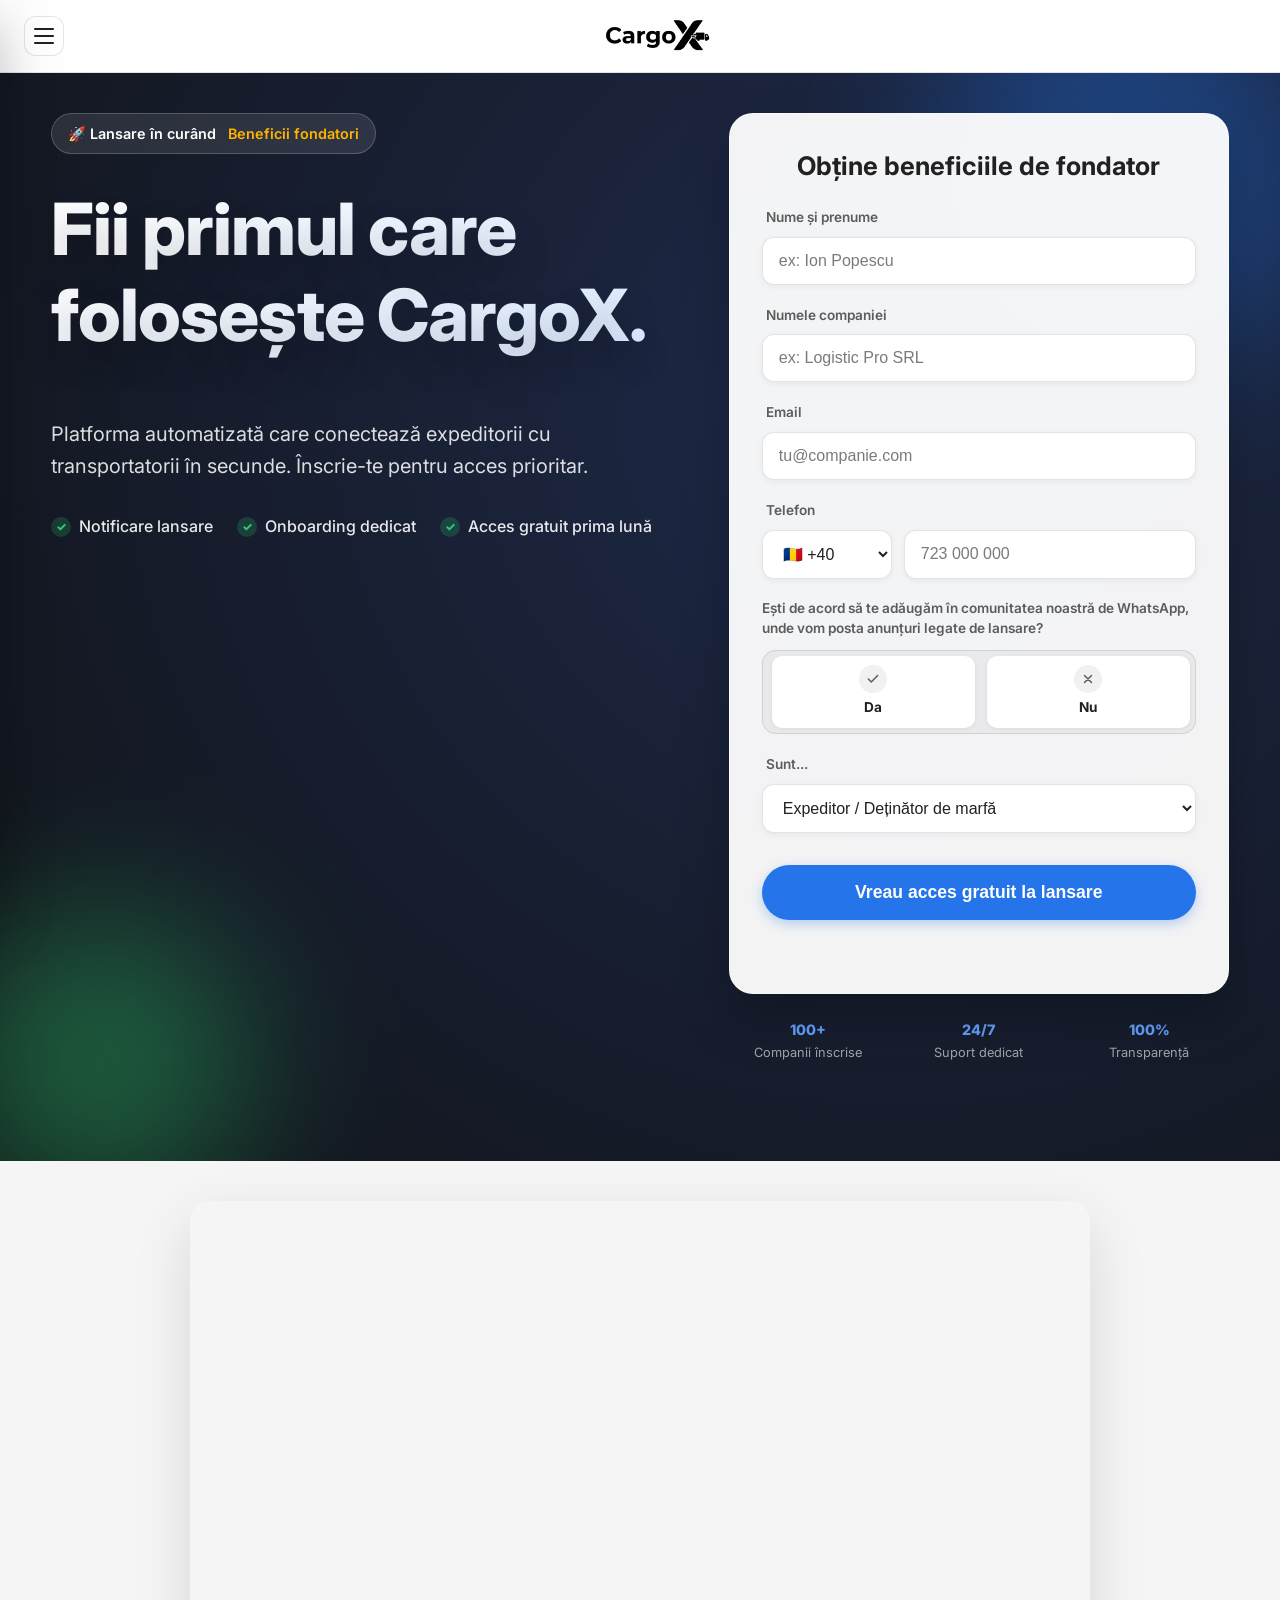
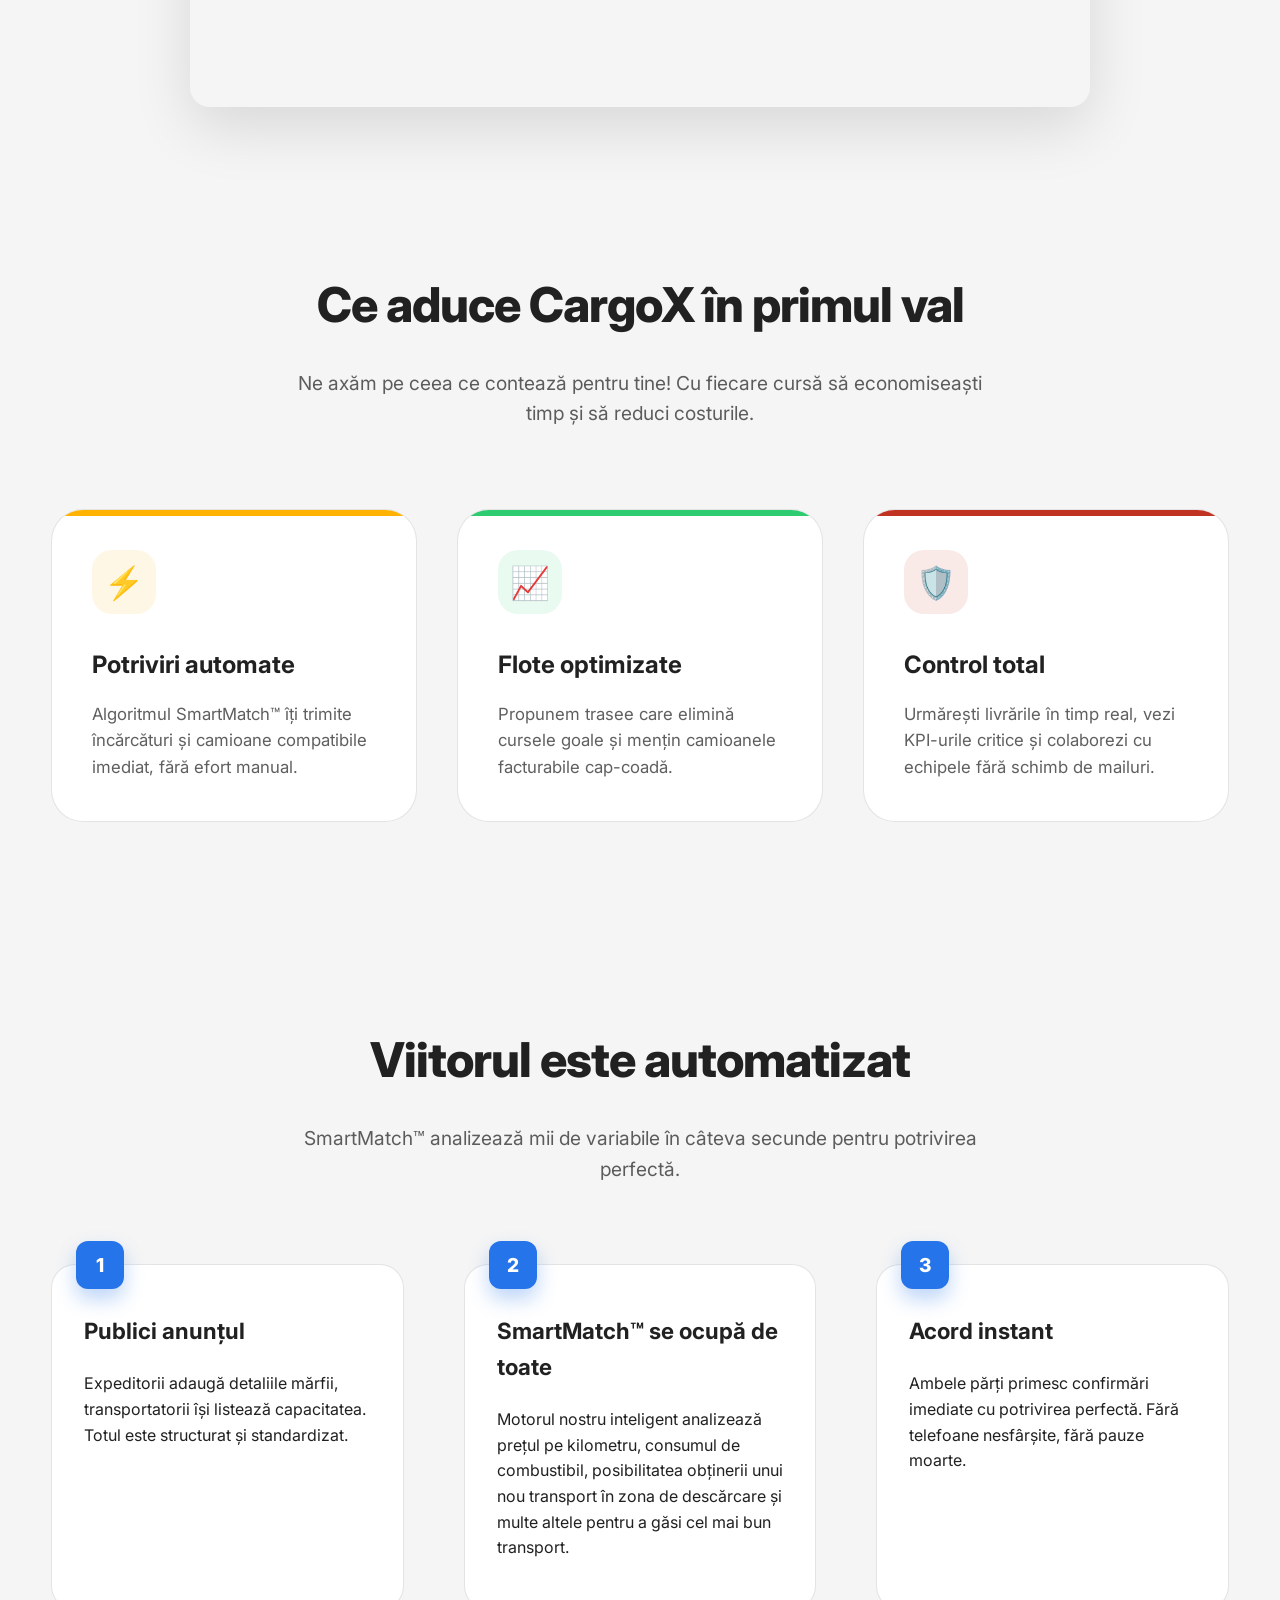
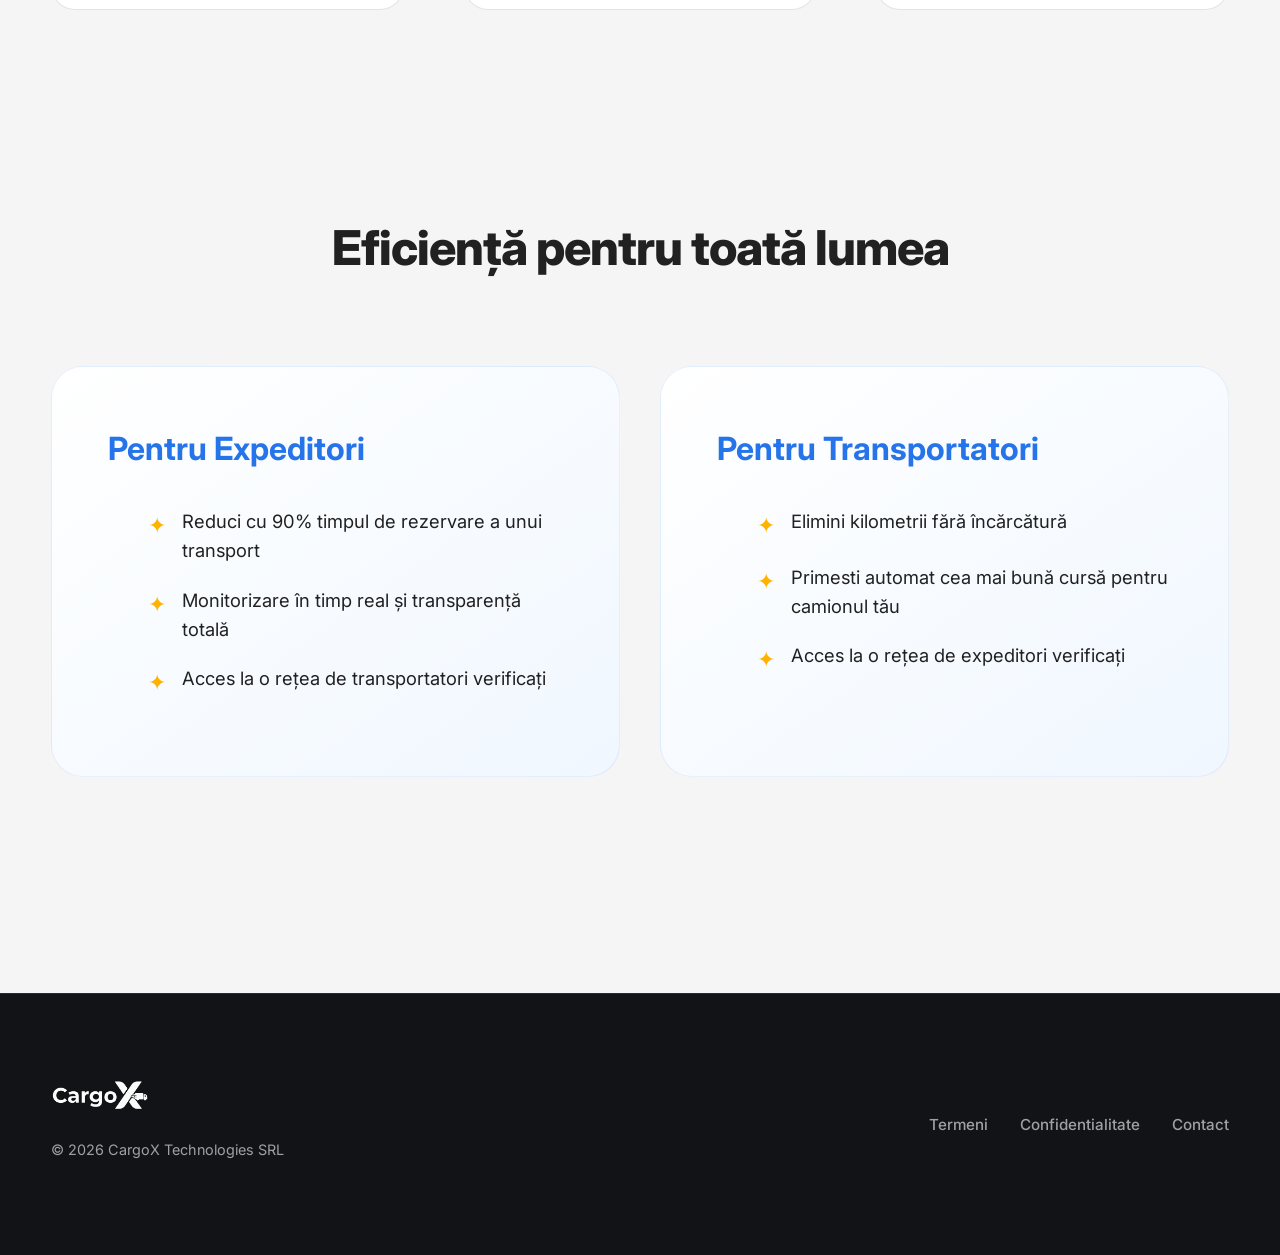
<file: index.html>
<!DOCTYPE html>
<html lang="ro">
<head>
    <meta charset="UTF-8">
    <meta name="viewport" content="width=device-width, initial-scale=1.0">
    <meta name="description" content="CargoX - Platforma automatizată de transport. Algoritmul SmartMatch™ conectează expeditorii cu transportatorii în secunde. Înscrie-te pe lista de lansare.">
    <title>CargoX | Potrivire automată de marfă</title>
    <link rel="preconnect" href="https://fonts.googleapis.com">
    <link rel="preconnect" href="https://fonts.gstatic.com" crossorigin>
    <link href="https://fonts.googleapis.com/css2?family=Inter:wght@400;500;600;700;800&display=swap" rel="stylesheet">
    <link rel="icon" type="image/png" href="X.png">
    <link rel="stylesheet" href="style.css?v=5">
</head>
<body data-theme="light" data-page="landing">
    <header class="site-header">
        <button class="menu-toggle" id="menu-toggle" type="button" aria-label="Deschide meniul" aria-pressed="false">
            <span class="menu-bar"></span>
            <span class="menu-bar"></span>
            <span class="menu-bar"></span>
        </button>
        <a href="index.html#top" class="logo" data-scroll-target="body"><img src="X_negru.png" alt="CargoX" class="logo-img logo-img--light"><img src="X_alb.png" alt="CargoX" class="logo-img logo-img--dark"></a>
    </header>

    <nav class="side-menu" id="side-menu" aria-hidden="true">
        <div class="side-menu-header">
            <a href="index.html#top" class="logo" data-scroll-target="body"><img src="X_negru.png" alt="CargoX" class="logo-img logo-img--light"><img src="X_alb.png" alt="CargoX" class="logo-img logo-img--dark"></a>
            <button class="menu-close" id="menu-close" aria-label="Închide meniul">×</button>
        </div>
        <ul>
            <li><a href="index.html#top" data-scroll-target="#top">Înscrie-te</a></li>
            <li><a href="index.html#how-it-works" data-scroll-target="#how-it-works">Cum funcționează</a></li>
            <li><a href="index.html#benefits" data-scroll-target="#benefits">Beneficii</a></li>
            <li><a href="contact.html">Contact</a></li>
        </ul>
        <div class="side-menu-footer">
            <span class="side-menu-footer-label">Tema</span>
            <button class="theme-toggle" id="theme-toggle" type="button" aria-label="Comută pe modul întunecat" aria-pressed="false">
                <span class="theme-icon theme-icon--light" aria-hidden="true">☀︎</span>
                <span class="theme-icon theme-icon--dark" aria-hidden="true">☾</span>
            </button>
        </div>
    </nav>
    <div class="menu-overlay" id="menu-overlay" aria-hidden="true"></div>

    <main>
        <!-- HERO SECTION -->
        <section class="hero" id="top">
            <div class="hero-container">
                <div class="hero-copy reveal-on-scroll">
                    <div class="hero-badge">
                        <span>🚀 Lansare în curând</span>
                        <span>Beneficii fondatori</span>
                    </div>
                    <div>
                        <h1 class="delay-100 reveal-on-scroll">Fii primul care folosește CargoX.</h1>
                    </div>
                    <p class="hero-lead delay-200 reveal-on-scroll">Platforma automatizată care conectează expeditorii cu transportatorii în secunde. Înscrie-te pentru acces prioritar.</p>
                    <ul class="hero-benefits delay-300 reveal-on-scroll">
                        <li>Notificare lansare</li>
                        <li>Onboarding dedicat</li>
                        <li>Acces gratuit prima lună</li>
                    </ul>
                </div>
                
                <div class="hero-form-wrapper reveal-on-scroll delay-200">
                    <form class="lead-form" id="lead-form" method="post">
                        <h3>Obține beneficiile de fondator</h3>
                        <div class="input-group">
                            <label for="fullname">Nume și prenume</label>
                            <input id="fullname" name="fullname" type="text" placeholder="ex: Ion Popescu" required>
                        </div>
                        <div class="input-group">
                            <label for="company">Numele companiei</label>
                            <input id="company" name="company" type="text" placeholder="ex: Logistic Pro SRL" required>
                        </div>
                        <div class="input-group">
                            <label for="email">Email</label>
                            <input id="email" name="email" type="email" placeholder="tu@companie.com" required>
                        </div>
                        <div class="input-group">
                            <label for="phone">Telefon</label>
                            <div class="phone-fields">
                                <select id="phone-prefix" name="phone-prefix" aria-label="Prefix țară" required>
                                    <option value="+40" selected>🇷🇴 +40</option>
                                    <option value="+355">🇦🇱 +355</option>
                                    <option value="+213">🇩🇿 +213</option>
                                    <option value="+376">🇦🇩 +376</option>
                                    <option value="+244">🇦🇴 +244</option>
                                    <option value="+54">🇦🇷 +54</option>
                                    <option value="+374">🇦🇲 +374</option>
                                    <option value="+61">🇦🇺 +61</option>
                                    <option value="+43">🇦🇹 +43</option>
                                    <option value="+994">🇦🇿 +994</option>
                                    <option value="+973">🇧🇭 +973</option>
                                    <option value="+880">🇧🇩 +880</option>
                                    <option value="+375">🇧🇾 +375</option>
                                    <option value="+32">🇧🇪 +32</option>
                                    <option value="+501">🇧🇿 +501</option>
                                    <option value="+229">🇧🇯 +229</option>
                                    <option value="+975">🇧🇹 +975</option>
                                    <option value="+591">🇧🇴 +591</option>
                                    <option value="+387">🇧🇦 +387</option>
                                    <option value="+267">🇧🇼 +267</option>
                                    <option value="+55">🇧🇷 +55</option>
                                    <option value="+673">🇧🇳 +673</option>
                                    <option value="+359">🇧🇬 +359</option>
                                    <option value="+226">🇧🇫 +226</option>
                                    <option value="+257">🇧🇮 +257</option>
                                    <option value="+855">🇰🇭 +855</option>
                                    <option value="+237">🇨🇲 +237</option>
                                    <option value="+1">🇨🇦 +1</option>
                                    <option value="+238">🇨🇻 +238</option>
                                    <option value="+235">🇹🇩 +235</option>
                                    <option value="+56">🇨🇱 +56</option>
                                    <option value="+86">🇨🇳 +86</option>
                                    <option value="+357">🇨🇾 +357</option>
                                    <option value="+420">🇨🇿 +420</option>
                                    <option value="+57">🇨🇴 +57</option>
                                    <option value="+269">🇰🇲 +269</option>
                                    <option value="+243">🇨🇩 +243</option>
                                    <option value="+242">🇨🇬 +242</option>
                                    <option value="+506">🇨🇷 +506</option>
                                    <option value="+385">🇭🇷 +385</option>
                                    <option value="+53">🇨🇺 +53</option>
                                    <option value="+45">🇩🇰 +45</option>
                                    <option value="+253">🇩🇯 +253</option>
                                    <option value="+20">🇪🇬 +20</option>
                                    <option value="+593">🇪🇨 +593</option>
                                    <option value="+291">🇪🇷 +291</option>
                                    <option value="+372">🇪🇪 +372</option>
                                    <option value="+251">🇪🇹 +251</option>
                                    <option value="+679">🇫🇯 +679</option>
                                    <option value="+358">🇫🇮 +358</option>
                                    <option value="+33">🇫🇷 +33</option>
                                    <option value="+241">🇬🇦 +241</option>
                                    <option value="+220">🇬🇲 +220</option>
                                    <option value="+995">🇬🇪 +995</option>
                                    <option value="+49">🇩🇪 +49</option>
                                    <option value="+233">🇬🇭 +233</option>
                                    <option value="+350">🇬🇮 +350</option>
                                    <option value="+30">🇬🇷 +30</option>
                                    <option value="+502">🇬🇹 +502</option>
                                    <option value="+224">🇬🇳 +224</option>
                                    <option value="+245">🇬🇼 +245</option>
                                    <option value="+592">🇬🇾 +592</option>
                                    <option value="+509">🇭🇹 +509</option>
                                    <option value="+504">🇭🇳 +504</option>
                                    <option value="+852">🇭🇰 +852</option>
                                    <option value="+36">🇭🇺 +36</option>
                                    <option value="+354">🇮🇸 +354</option>
                                    <option value="+91">🇮🇳 +91</option>
                                    <option value="+62">🇮🇩 +62</option>
                                    <option value="+98">🇮🇷 +98</option>
                                    <option value="+964">🇮🇶 +964</option>
                                    <option value="+353">🇮🇪 +353</option>
                                    <option value="+972">🇮🇱 +972</option>
                                    <option value="+39">🇮🇹 +39</option>
                                    <option value="+225">🇨🇮 +225</option>
                                    <option value="+81">🇯🇵 +81</option>
                                    <option value="+962">🇯🇴 +962</option>
                                    <option value="+7">🇰🇿 +7</option>
                                    <option value="+254">🇰🇪 +254</option>
                                    <option value="+686">🇰🇮 +686</option>
                                    <option value="+383">🇽🇰 +383</option>
                                    <option value="+965">🇰🇼 +965</option>
                                    <option value="+996">🇰🇬 +996</option>
                                    <option value="+856">🇱🇦 +856</option>
                                    <option value="+371">🇱🇻 +371</option>
                                    <option value="+961">🇱🇧 +961</option>
                                    <option value="+266">🇱🇸 +266</option>
                                    <option value="+231">🇱🇷 +231</option>
                                    <option value="+218">🇱🇾 +218</option>
                                    <option value="+423">🇱🇮 +423</option>
                                    <option value="+370">🇱🇹 +370</option>
                                    <option value="+352">🇱🇺 +352</option>
                                    <option value="+853">🇲🇴 +853</option>
                                    <option value="+261">🇲🇬 +261</option>
                                    <option value="+265">🇲🇼 +265</option>
                                    <option value="+60">🇲🇾 +60</option>
                                    <option value="+960">🇲🇻 +960</option>
                                    <option value="+223">🇲🇱 +223</option>
                                    <option value="+356">🇲🇹 +356</option>
                                    <option value="+692">🇲🇭 +692</option>
                                    <option value="+596">🇲🇶 +596</option>
                                    <option value="+222">🇲🇷 +222</option>
                                    <option value="+230">🇲🇺 +230</option>
                                    <option value="+52">🇲🇽 +52</option>
                                    <option value="+691">🇫🇲 +691</option>
                                    <option value="+373">🇲🇩 +373</option>
                                    <option value="+377">🇲🇨 +377</option>
                                    <option value="+976">🇲🇳 +976</option>
                                    <option value="+382">🇲🇪 +382</option>
                                    <option value="+212">🇲🇦 +212</option>
                                    <option value="+258">🇲🇿 +258</option>
                                    <option value="+95">🇲🇲 +95</option>
                                    <option value="+264">🇳🇦 +264</option>
                                    <option value="+674">🇳🇷 +674</option>
                                    <option value="+977">🇳🇵 +977</option>
                                    <option value="+31">🇳🇱 +31</option>
                                    <option value="+687">🇳🇨 +687</option>
                                    <option value="+64">🇳🇿 +64</option>
                                    <option value="+505">🇳🇮 +505</option>
                                    <option value="+227">🇳🇪 +227</option>
                                    <option value="+234">🇳🇬 +234</option>
                                    <option value="+683">🇳🇺 +683</option>
                                    <option value="+850">🇰🇵 +850</option>
                                    <option value="+389">🇲🇰 +389</option>
                                    <option value="+47">🇳🇴 +47</option>
                                    <option value="+968">🇴🇲 +968</option>
                                    <option value="+256">🇺🇬 +256</option>
                                    <option value="+998">🇺🇿 +998</option>
                                    <option value="+680">🇵🇼 +680</option>
                                    <option value="+970">🇵🇸 +970</option>
                                    <option value="+507">🇵🇦 +507</option>
                                    <option value="+675">🇵🇬 +675</option>
                                    <option value="+595">🇵🇾 +595</option>
                                    <option value="+51">🇵🇪 +51</option>
                                    <option value="+63">🇵🇭 +63</option>
                                    <option value="+48">🇵🇱 +48</option>
                                    <option value="+351">🇵🇹 +351</option>
                                    <option value="+974">🇶🇦 +974</option>
                                    <option value="+44">🇬🇧 +44</option>
                                    <option value="+250">🇷🇼 +250</option>
                                    <option value="+7">🇷🇺 +7</option>
                                    <option value="+685">🇼🇸 +685</option>
                                    <option value="+378">🇸🇲 +378</option>
                                    <option value="+239">🇸🇹 +239</option>
                                    <option value="+966">🇸🇦 +966</option>
                                    <option value="+221">🇸🇳 +221</option>
                                    <option value="+381">🇷🇸 +381</option>
                                    <option value="+248">🇸🇨 +248</option>
                                    <option value="+232">🇸🇱 +232</option>
                                    <option value="+65">🇸🇬 +65</option>
                                    <option value="+421">🇸🇰 +421</option>
                                    <option value="+386">🇸🇮 +386</option>
                                    <option value="+252">🇸🇴 +252</option>
                                    <option value="+211">🇸🇸 +211</option>
                                    <option value="+27">🇿🇦 +27</option>
                                    <option value="+82">🇰🇷 +82</option>
                                    <option value="+34">🇪🇸 +34</option>
                                    <option value="+94">🇱🇰 +94</option>
                                    <option value="+249">🇸🇩 +249</option>
                                    <option value="+597">🇸🇷 +597</option>
                                    <option value="+268">🇸🇿 +268</option>
                                    <option value="+46">🇸🇪 +46</option>
                                    <option value="+41">🇨🇭 +41</option>
                                    <option value="+963">🇸🇾 +963</option>
                                    <option value="+886">🇹🇼 +886</option>
                                    <option value="+992">🇹🇯 +992</option>
                                    <option value="+255">🇹🇿 +255</option>
                                    <option value="+66">🇹🇭 +66</option>
                                    <option value="+670">🇹🇱 +670</option>
                                    <option value="+228">🇹🇬 +228</option>
                                    <option value="+690">🇹🇰 +690</option>
                                    <option value="+676">🇹🇴 +676</option>
                                    <option value="+1">🇹🇹 +1</option>
                                    <option value="+216">🇹🇳 +216</option>
                                    <option value="+993">🇹🇲 +993</option>
                                    <option value="+688">🇹🇻 +688</option>
                                    <option value="+90">🇹🇷 +90</option>
                                    <option value="+380">🇺🇦 +380</option>
                                    <option value="+971">🇦🇪 +971</option>
                                    <option value="+598">🇺🇾 +598</option>
                                    <option value="+1">🇺🇸 +1</option>
                                    <option value="+678">🇻🇺 +678</option>
                                    <option value="+379">🇻🇦 +379</option>
                                    <option value="+58">🇻🇪 +58</option>
                                    <option value="+84">🇻🇳 +84</option>
                                    <option value="+681">🇼🇫 +681</option>
                                    <option value="+967">🇾🇪 +967</option>
                                    <option value="+260">🇿🇲 +260</option>
                                    <option value="+263">🇿🇼 +263</option>
                                </select>
                                <input id="phone" name="phone" type="tel" placeholder="723 000 000" required>
                            </div>
                        </div>
                        <div class="input-group input-group--whatsapp">
                            <span class="field-label field-label--multiline" id="whatsapp-label">Ești de acord să te adăugăm în comunitatea noastră de WhatsApp, unde vom posta anunțuri legate de lansare?</span>
                            <div class="choice-group" role="radiogroup" aria-labelledby="whatsapp-label">
                                <label class="choice-chip choice-chip--yes">
                                    <input type="radio" name="whatsapp" value="Da" required>
                                    <span class="choice-chip__icon" aria-hidden="true">
                                        <svg width="18" height="18" viewBox="0 0 24 24" fill="none" stroke="currentColor" stroke-width="2.5" stroke-linecap="round" stroke-linejoin="round"><path d="M20 6L9 17l-5-5"/></svg>
                                    </span>
                                    <span class="choice-chip__label">Da</span>
                                </label>
                                <label class="choice-chip choice-chip--no">
                                    <input type="radio" name="whatsapp" value="Nu" required>
                                    <span class="choice-chip__icon" aria-hidden="true">
                                        <svg width="18" height="18" viewBox="0 0 24 24" fill="none" stroke="currentColor" stroke-width="2.5" stroke-linecap="round" stroke-linejoin="round"><path d="M18 6L6 18M6 6l12 12"/></svg>
                                    </span>
                                    <span class="choice-chip__label">Nu</span>
                                </label>
                            </div>
                        </div>
                        <div class="input-group">
                            <label for="role">Sunt...</label>
                            <select id="role" name="role" required>
                                <option value="Shipper">Expeditor / Deținător de marfă</option>
                                <option value="Carrier">Transportator / Companie de transport</option>
                                <option value="Forwarding">Casa de expediții</option>
                            </select>
                        </div>
                        <button type="submit" class="btn primary">Vreau acces gratuit la lansare</button>
                        <p class="form-status" id="lead-status" style="text-align:center; margin:0; font-size:0.9rem; min-height:1.5em;"></p>
                    </form>
                    <div class="subscribe-perks">
                        <div class="perk-item">
                            <span>100+</span>
                            <p>Companii înscrise</p>
                        </div>
                        <div class="perk-item">
                            <span>24/7</span>
                            <p>Suport dedicat</p>
                        </div>
                        <div class="perk-item">
                            <span>100%</span>
                            <p>Transparență</p>
                        </div>
                    </div>
                </div>
            </div>
        </section>

        <!-- VIDEO SECTION – deasupra "Ce aduce CargoX în primul val" -->
        <section class="content-section video-section reveal-on-scroll" id="video">
            <div class="video-wrapper">
                <iframe src="https://www.youtube.com/embed/EW2srHFP4OQ" title="Video CargoX" allow="accelerometer; autoplay; clipboard-write; encrypted-media; gyroscope; picture-in-picture" allowfullscreen></iframe>
            </div>
        </section>

        <!-- PROBLEM SECTION -->
        <section class="content-section problem reveal-on-scroll" id="why-cargox">
            <div class="section-header">
                <h2 class="section-title">Ce aduce CargoX în primul val</h2>
                <p class="section-subtext">Ne axăm pe ceea ce contează pentru tine! Cu fiecare cursă să economiseaști timp și să reduci costurile.</p>
            </div>
            <div class="problem-grid">
                <div class="card reveal-on-scroll delay-100">
                    <div class="icon-box">⚡</div>
                    <h3>Potriviri automate</h3>
                    <p>Algoritmul SmartMatch™ îți trimite încărcături și camioane compatibile imediat, fără efort manual.</p>
                </div>
                <div class="card reveal-on-scroll delay-200">
                    <div class="icon-box">📈</div>
                    <h3>Flote optimizate</h3>
                    <p>Propunem trasee care elimină cursele goale și mențin camioanele facturabile cap-coadă.</p>
                </div>
                <div class="card reveal-on-scroll delay-300">
                    <div class="icon-box">🛡️</div>
                    <h3>Control total</h3>
                    <p>Urmărești livrările în timp real, vezi KPI-urile critice și colaborezi cu echipele fără schimb de mailuri.</p>
                </div>
            </div>
        </section>

        <!-- HOW IT WORKS -->
        <section class="content-section reveal-on-scroll" id="how-it-works">
            <div class="section-header">
                <h2 class="section-title">Viitorul este automatizat</h2>
                <p class="section-subtext">SmartMatch™ analizează mii de variabile în câteva secunde pentru potrivirea perfectă.</p>
            </div>
            <div class="solution-steps">
                <div class="step-card reveal-on-scroll delay-100">
                    <h3>Publici anunțul</h3>
                    <p>Expeditorii adaugă detaliile mărfii, transportatorii își listează capacitatea. Totul este structurat și standardizat.</p>
                </div>
                <div class="step-card reveal-on-scroll delay-200">
                    <h3>SmartMatch™ se ocupă de toate</h3>
                    <p>Motorul nostru inteligent analizează prețul pe kilometru, consumul de combustibil, posibilitatea obținerii unui nou transport în zona de descărcare și multe altele pentru a găsi cel mai bun transport.</p>
                </div>
                <div class="step-card reveal-on-scroll delay-300">
                    <h3>Acord instant</h3>
                    <p>Ambele părți primesc confirmări imediate cu potrivirea perfectă. Fără telefoane nesfârșite, fără pauze moarte.</p>
                </div>
            </div>
        </section>

        <!-- BENEFITS -->
        <section class="content-section benefits reveal-on-scroll" id="benefits">
            <div class="section-header">
                <h2 class="section-title">Eficiență pentru toată lumea</h2>
            </div>
            <div class="benefit-grid">
                <div class="benefit-box reveal-on-scroll delay-100">
                    <h3>Pentru Expeditori</h3>
                    <ul class="benefit-list">
                        <li>Reduci cu 90% timpul de rezervare a unui transport</li>
                        <li>Monitorizare în timp real și transparență totală</li>
                        <li>Acces la o rețea de transportatori verificați</li>
                    </ul>
                </div>
                <div class="benefit-box reveal-on-scroll delay-200">
                    <h3>Pentru Transportatori</h3>
                    <ul class="benefit-list">
                        <li>Elimini kilometrii fără încărcătură</li>
                        <li>Primesti automat cea mai bună cursă pentru camionul tău</li>
                        <li>Acces la o rețea de expeditori verificați</li>
                    </ul>
                </div>
            </div>
        </section>
    </main>

    <a href="#lead-form" class="mobile-sticky-cta btn primary" data-scroll-target="#lead-form">Înscrie-te acum</a>

    <footer>
        <div class="footer-content">
            <div class="footer-brand">
                <a href="index.html#top" class="logo logo--footer"><img src="X_alb.png" alt="CargoX" class="logo-img logo-img--footer"></a>
                <p>© 2026 CargoX Technologies SRL</p>
            </div>
            <div class="footer-links">
                <a href="terms.html">Termeni</a>
                <a href="privacy.html">Confidentialitate</a>
                <a href="contact.html">Contact</a>
            </div>
        </div>
    </footer>

    <script src="app.js?v=2" defer></script>
</body>
</html>
</file>
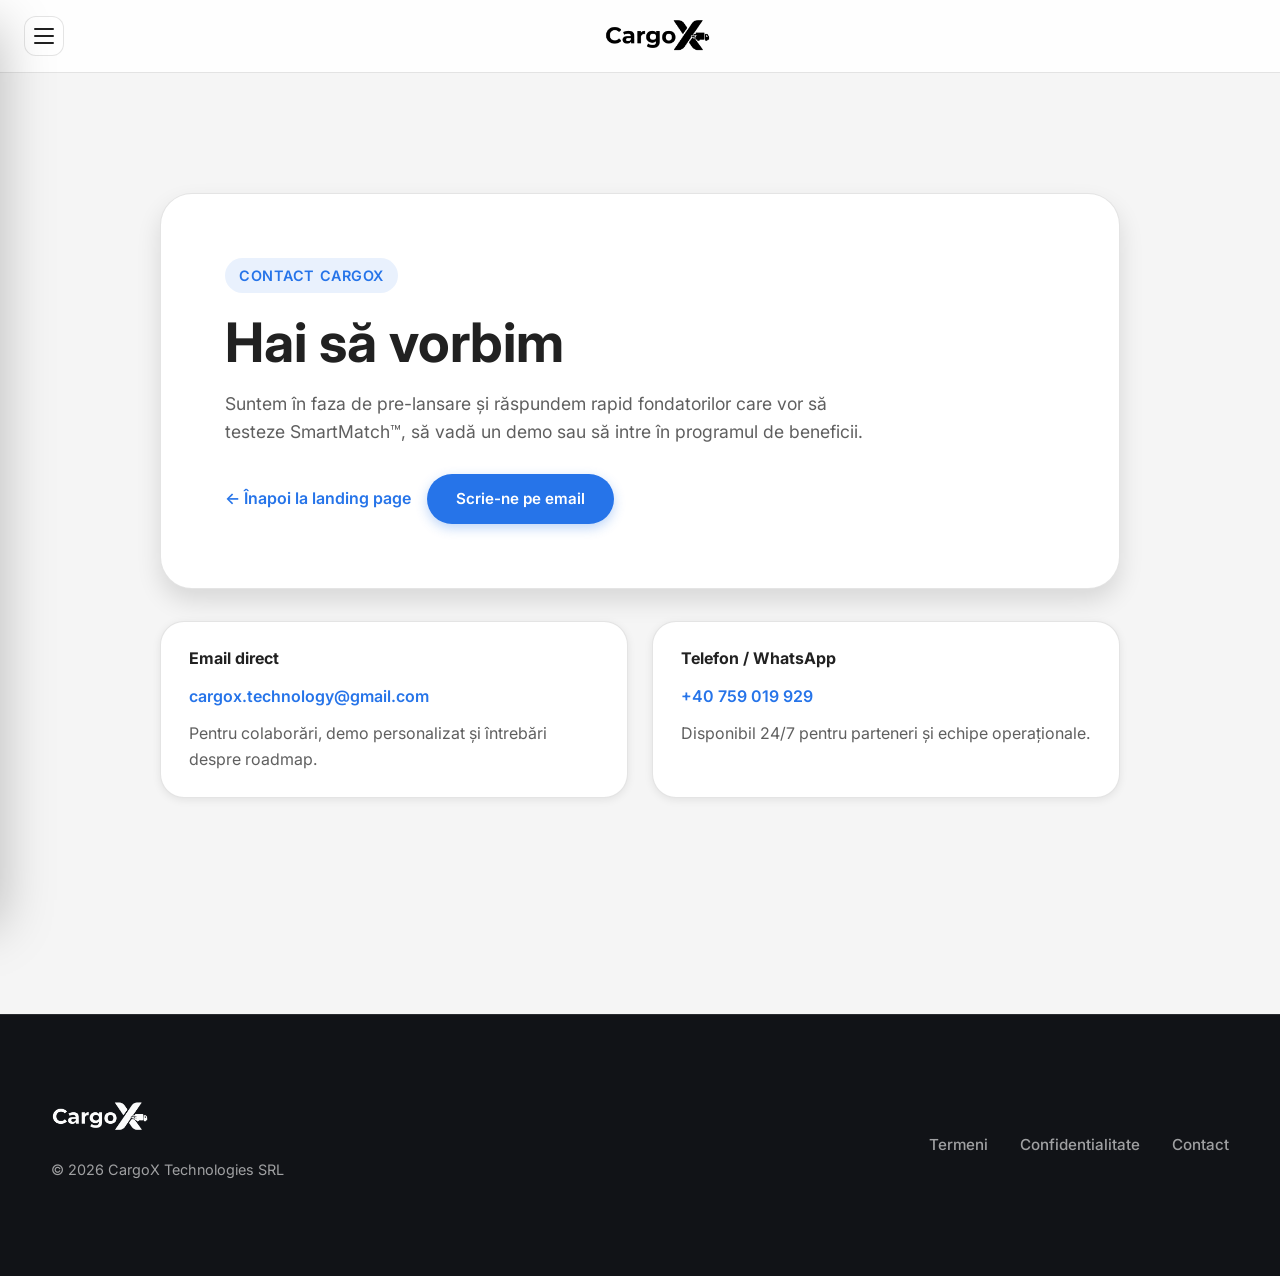
<file: contact.html>
<!DOCTYPE html>
<html lang="ro">
<head>
    <meta charset="UTF-8">
    <meta name="viewport" content="width=device-width, initial-scale=1.0">
    <meta name="description" content="Scrie echipei CargoX pentru demo, parteneriate sau suport dedicat.">
    <title>Contact | CargoX</title>
    <link rel="preconnect" href="https://fonts.googleapis.com">
    <link rel="preconnect" href="https://fonts.gstatic.com" crossorigin>
    <link href="https://fonts.googleapis.com/css2?family=Inter:wght@400;500;600;700;800&display=swap" rel="stylesheet">
    <link rel="icon" type="image/png" href="X.png">
    <link rel="stylesheet" href="style.css?v=3">
</head>
<body data-theme="light" data-page="contact">
    <header class="site-header">
        <button class="menu-toggle" id="menu-toggle" type="button" aria-label="Deschide meniul" aria-pressed="false">
            <span class="menu-bar"></span>
            <span class="menu-bar"></span>
            <span class="menu-bar"></span>
        </button>
        <a href="index.html#top" class="logo" data-scroll-target="body"><img src="X_negru.png" alt="CargoX" class="logo-img logo-img--light"><img src="X_alb.png" alt="CargoX" class="logo-img logo-img--dark"></a>
    </header>

    <nav class="side-menu" id="side-menu" aria-hidden="true">
        <div class="side-menu-header">
            <a href="index.html#top" class="logo" data-scroll-target="body"><img src="X_negru.png" alt="CargoX" class="logo-img logo-img--light"><img src="X_alb.png" alt="CargoX" class="logo-img logo-img--dark"></a>
            <button class="menu-close" id="menu-close" aria-label="Închide meniul">×</button>
        </div>
        <ul>
            <li><a href="index.html#top" data-scroll-target="#top">Înscrie-te</a></li>
            <li><a href="index.html#how-it-works" data-scroll-target="#how-it-works">Cum funcționează</a></li>
            <li><a href="index.html#benefits" data-scroll-target="#benefits">Beneficii</a></li>
            <li><a href="contact.html">Contact</a></li>
        </ul>
        <div class="side-menu-footer">
            <span class="side-menu-footer-label">Tema</span>
            <button class="theme-toggle" id="theme-toggle" type="button" aria-label="Comută pe modul întunecat" aria-pressed="false">
                <span class="theme-icon theme-icon--light" aria-hidden="true">☀︎</span>
                <span class="theme-icon theme-icon--dark" aria-hidden="true">☾</span>
            </button>
        </div>
    </nav>
    <div class="menu-overlay" id="menu-overlay" aria-hidden="true"></div>

    <main class="secondary-page">
        <section class="page-hero">
            <span class="eyebrow">Contact CargoX</span>
            <h1>Hai să vorbim</h1>
            <p>Suntem în faza de pre-lansare și răspundem rapid fondatorilor care vor să testeze SmartMatch™, să vadă un demo sau să intre în programul de beneficii.</p>
            <div class="page-hero-actions">
                <a class="back-link" href="index.html#top">← Înapoi la landing page</a>
                <a class="btn primary" href="mailto:cargox.technology@gmail.com">Scrie-ne pe email</a>
            </div>
        </section>

        <section class="page-grid">
            <article class="page-card">
                <strong>Email direct</strong>
                <a href="mailto:cargox.technology@gmail.com">cargox.technology@gmail.com</a>
                <p>Pentru colaborări, demo personalizat și întrebări despre roadmap.</p>
            </article>
            <article class="page-card">
                <strong>Telefon / WhatsApp</strong>
                <a href="tel:+40759019929">+40 759 019 929</a>
                <p>Disponibil 24/7 pentru parteneri și echipe operaționale.</p>
            </article>
        </section>
    </main>

    <footer>
        <div class="footer-content">
            <div class="footer-brand">
                <a href="index.html#top" class="logo logo--footer"><img src="X_alb.png" alt="CargoX" class="logo-img logo-img--footer"></a>
                <p>© 2026 CargoX Technologies SRL</p>
            </div>
            <div class="footer-links">
                <a href="terms.html">Termeni</a>
                <a href="privacy.html">Confidentialitate</a>
                <a href="contact.html">Contact</a>
            </div>
        </div>
    </footer>
    <script src="app.js" defer></script>
</body>
</html>
</file>
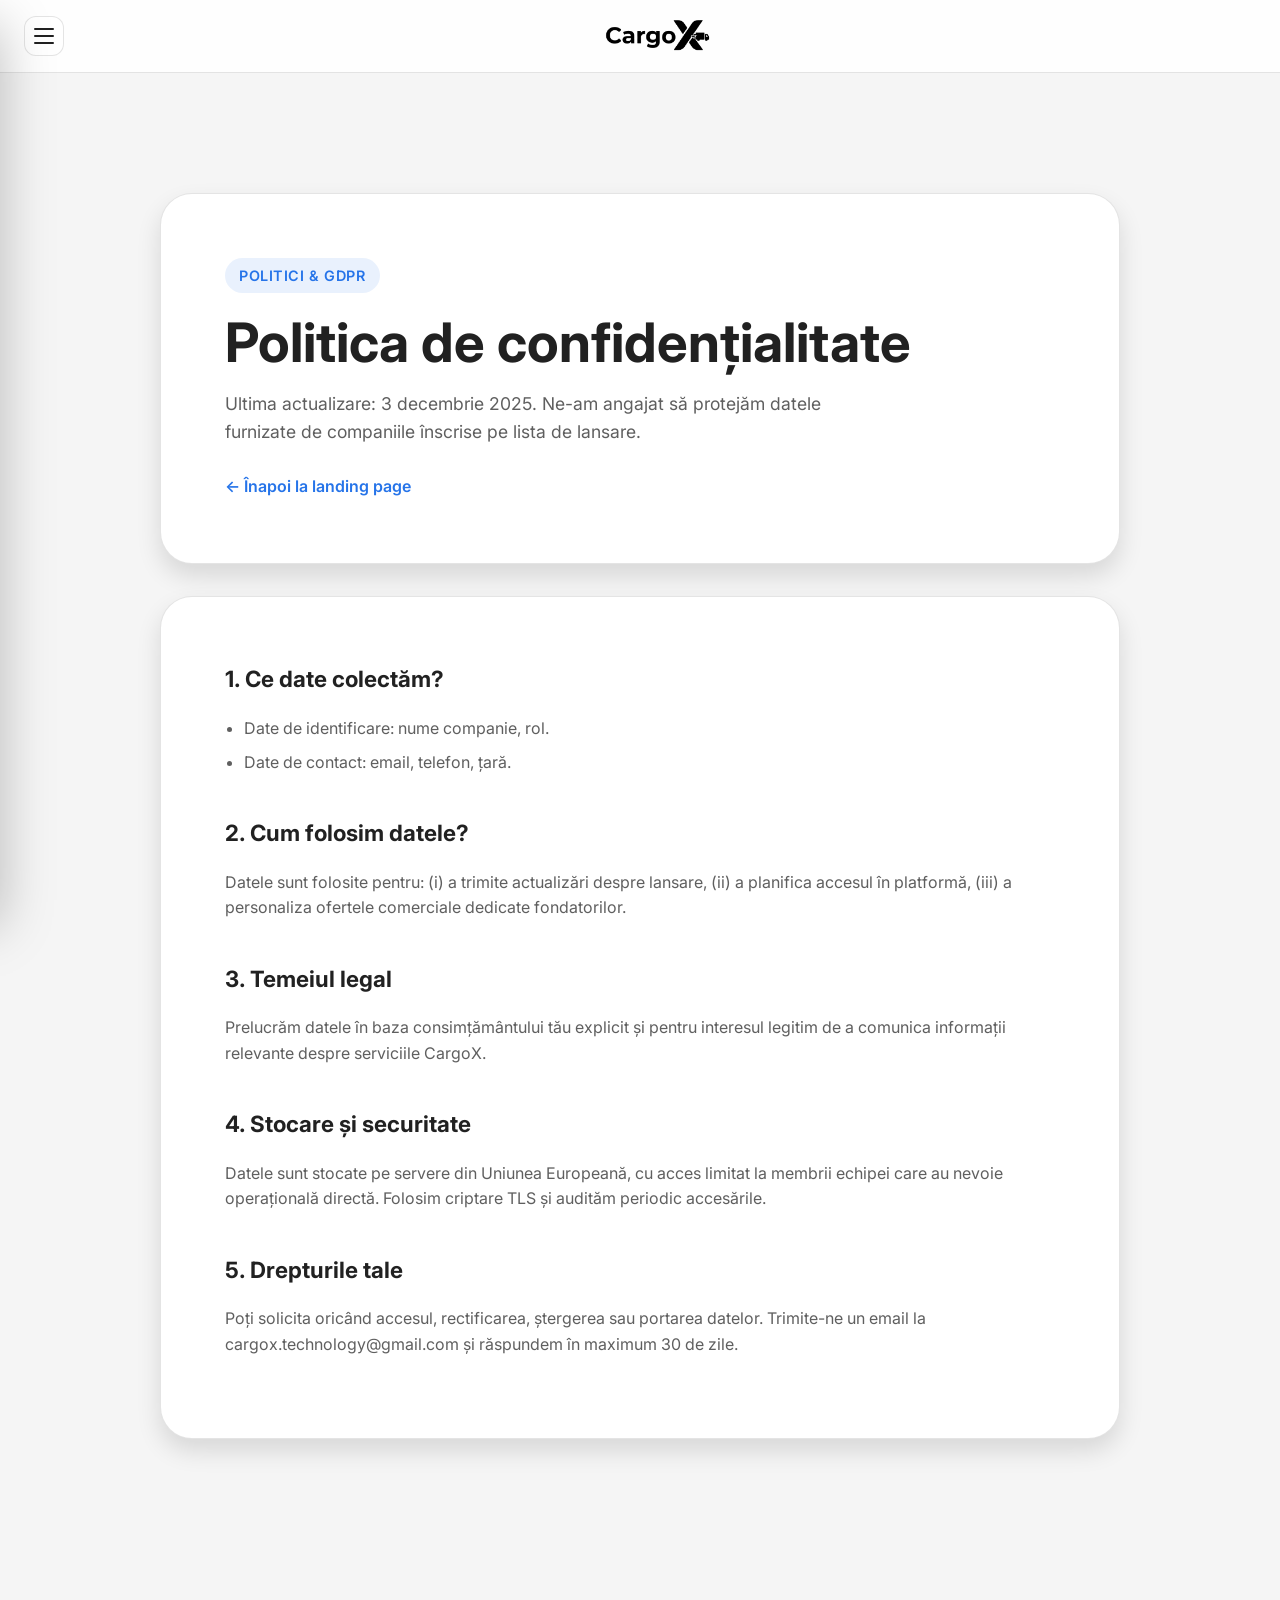
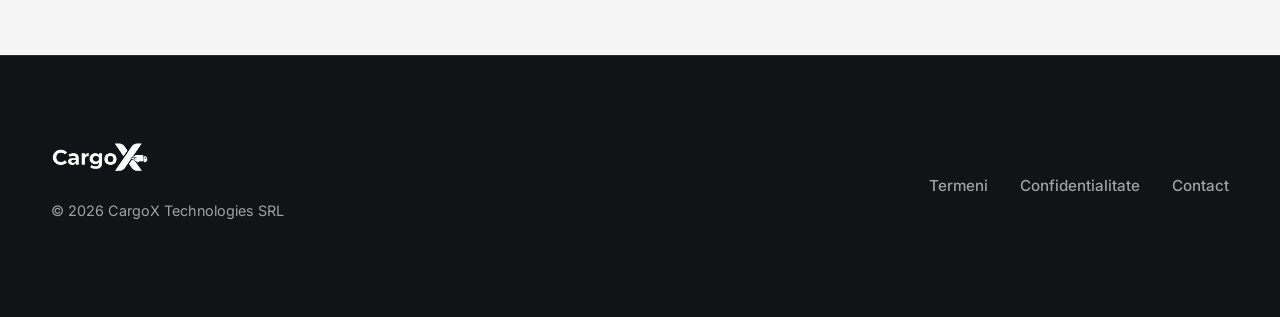
<file: privacy.html>
<!DOCTYPE html>
<html lang="ro">
<head>
    <meta charset="UTF-8">
    <meta name="viewport" content="width=device-width, initial-scale=1.0">
    <title>Politica de confidențialitate | CargoX</title>
    <meta name="description" content="Află cum protejează CargoX datele colectate în etapa de pre-lansare.">
    <link rel="preconnect" href="https://fonts.googleapis.com">
    <link rel="preconnect" href="https://fonts.gstatic.com" crossorigin>
    <link href="https://fonts.googleapis.com/css2?family=Inter:wght@400;500;600;700;800&display=swap" rel="stylesheet">
    <link rel="icon" type="image/png" href="X.png">
    <link rel="stylesheet" href="style.css?v=3">
</head>
<body data-theme="light" data-page="privacy">
    <header class="site-header">
        <button class="menu-toggle" id="menu-toggle" type="button" aria-label="Deschide meniul" aria-pressed="false">
            <span class="menu-bar"></span>
            <span class="menu-bar"></span>
            <span class="menu-bar"></span>
        </button>
        <a href="index.html#top" class="logo" data-scroll-target="body"><img src="X_negru.png" alt="CargoX" class="logo-img logo-img--light"><img src="X_alb.png" alt="CargoX" class="logo-img logo-img--dark"></a>
    </header>

    <nav class="side-menu" id="side-menu" aria-hidden="true">
        <div class="side-menu-header">
            <a href="index.html#top" class="logo" data-scroll-target="body"><img src="X_negru.png" alt="CargoX" class="logo-img logo-img--light"><img src="X_alb.png" alt="CargoX" class="logo-img logo-img--dark"></a>
            <button class="menu-close" id="menu-close" aria-label="Închide meniul">×</button>
        </div>
        <ul>
            <li><a href="index.html#top" data-scroll-target="#top">Înscrie-te</a></li>
            <li><a href="index.html#how-it-works" data-scroll-target="#how-it-works">Cum funcționează</a></li>
            <li><a href="index.html#benefits" data-scroll-target="#benefits">Beneficii</a></li>
            <li><a href="contact.html">Contact</a></li>
        </ul>
        <div class="side-menu-footer">
            <span class="side-menu-footer-label">Tema</span>
            <button class="theme-toggle" id="theme-toggle" type="button" aria-label="Comută pe modul întunecat" aria-pressed="false">
                <span class="theme-icon theme-icon--light" aria-hidden="true">☀︎</span>
                <span class="theme-icon theme-icon--dark" aria-hidden="true">☾</span>
            </button>
        </div>
    </nav>
    <div class="menu-overlay" id="menu-overlay" aria-hidden="true"></div>

    <main class="secondary-page">
        <section class="page-hero">
            <span class="eyebrow">Politici & GDPR</span>
            <h1>Politica de confidențialitate</h1>
            <p>Ultima actualizare: 3 decembrie 2025. Ne-am angajat să protejăm datele furnizate de companiile înscrise pe lista de lansare.</p>
            <div class="page-hero-actions">
                <a class="back-link" href="index.html#top">← Înapoi la landing page</a>
            </div>
        </section>

        <section class="page-section">
            <h2>1. Ce date colectăm?</h2>
            <ul>
                <li>Date de identificare: nume companie, rol.</li>
                <li>Date de contact: email, telefon, țară.</li>
            </ul>

            <h2>2. Cum folosim datele?</h2>
            <p>Datele sunt folosite pentru: (i) a trimite actualizări despre lansare, (ii) a planifica accesul în platformă, (iii) a personaliza ofertele comerciale dedicate fondatorilor.</p>

            <h2>3. Temeiul legal</h2>
            <p>Prelucrăm datele în baza consimțământului tău explicit și pentru interesul legitim de a comunica informații relevante despre serviciile CargoX.</p>

            <h2>4. Stocare și securitate</h2>
            <p>Datele sunt stocate pe servere din Uniunea Europeană, cu acces limitat la membrii echipei care au nevoie operațională directă. Folosim criptare TLS și audităm periodic accesările.</p>

            <h2>5. Drepturile tale</h2>
            <p>Poți solicita oricând accesul, rectificarea, ștergerea sau portarea datelor. Trimite-ne un email la <a href="mailto:cargox.technology@gmail.com">cargox.technology@gmail.com</a> și răspundem în maximum 30 de zile.</p>
        </section>
    </main>

    <footer>
        <div class="footer-content">
            <div class="footer-brand">
                <a href="index.html#top" class="logo logo--footer"><img src="X_alb.png" alt="CargoX" class="logo-img logo-img--footer"></a>
                <p>© 2026 CargoX Technologies SRL</p>
            </div>
            <div class="footer-links">
                <a href="terms.html">Termeni</a>
                <a href="privacy.html">Confidentialitate</a>
                <a href="contact.html">Contact</a>
            </div>
        </div>
    </footer>
    <script src="app.js" defer></script>
</body>
</html>
</file>
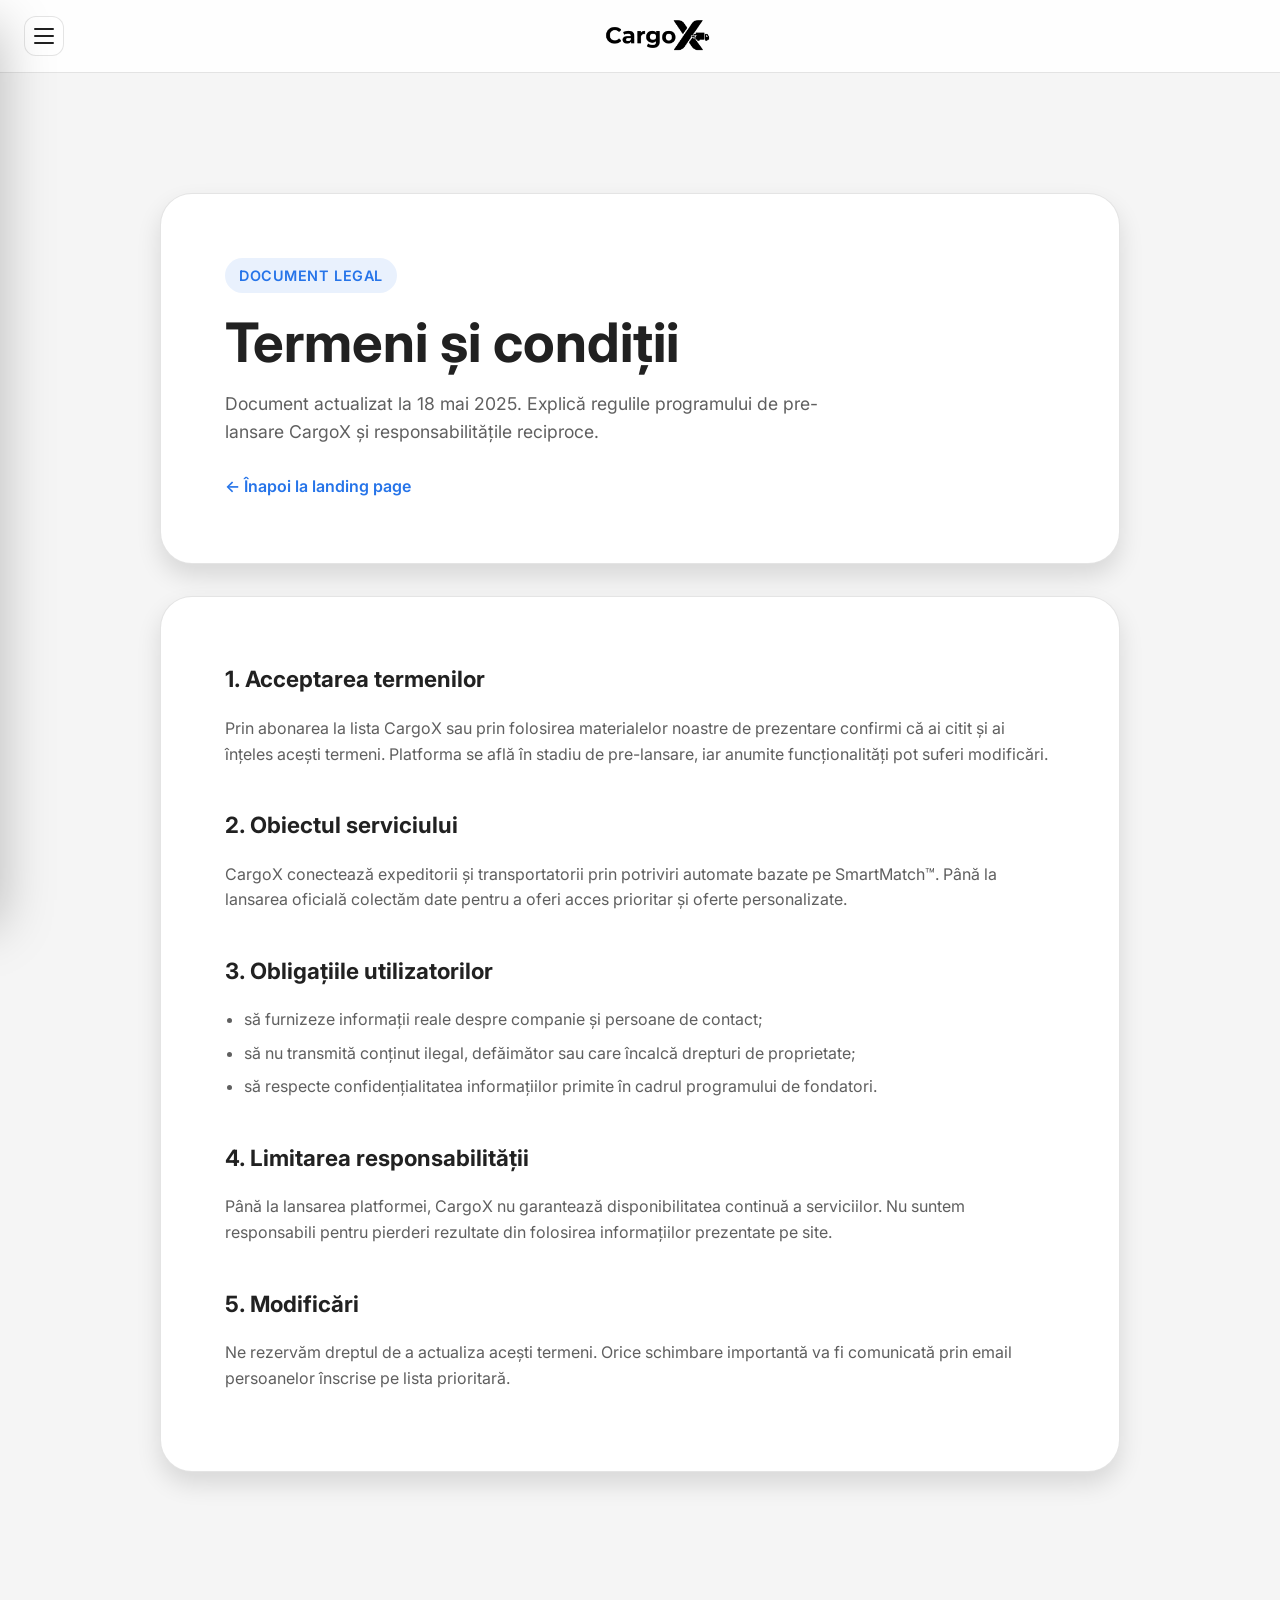
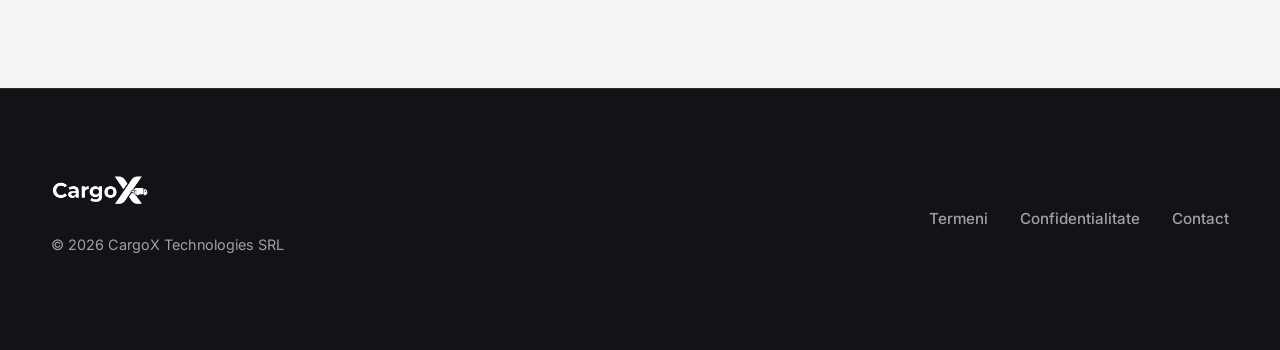
<file: terms.html>
<!DOCTYPE html>
<html lang="ro">
<head>
    <meta charset="UTF-8">
    <meta name="viewport" content="width=device-width, initial-scale=1.0">
    <title>Termeni și condiții | CargoX</title>
    <meta name="description" content="Citește termenii și condițiile programului de pre-lansare CargoX.">
    <link rel="preconnect" href="https://fonts.googleapis.com">
    <link rel="preconnect" href="https://fonts.gstatic.com" crossorigin>
    <link href="https://fonts.googleapis.com/css2?family=Inter:wght@400;500;600;700;800&display=swap" rel="stylesheet">
    <link rel="icon" type="image/png" href="X.png">
    <link rel="stylesheet" href="style.css?v=3">
</head>
<body data-theme="light" data-page="terms">
    <header class="site-header">
        <button class="menu-toggle" id="menu-toggle" type="button" aria-label="Deschide meniul" aria-pressed="false">
            <span class="menu-bar"></span>
            <span class="menu-bar"></span>
            <span class="menu-bar"></span>
        </button>
        <a href="index.html#top" class="logo" data-scroll-target="body"><img src="X_negru.png" alt="CargoX" class="logo-img logo-img--light"><img src="X_alb.png" alt="CargoX" class="logo-img logo-img--dark"></a>
    </header>

    <nav class="side-menu" id="side-menu" aria-hidden="true">
        <div class="side-menu-header">
            <a href="index.html#top" class="logo" data-scroll-target="body"><img src="X_negru.png" alt="CargoX" class="logo-img logo-img--light"><img src="X_alb.png" alt="CargoX" class="logo-img logo-img--dark"></a>
            <button class="menu-close" id="menu-close" aria-label="Închide meniul">×</button>
        </div>
        <ul>
            <li><a href="index.html#top" data-scroll-target="#top">Înscrie-te</a></li>
            <li><a href="index.html#how-it-works" data-scroll-target="#how-it-works">Cum funcționează</a></li>
            <li><a href="index.html#benefits" data-scroll-target="#benefits">Beneficii</a></li>
            <li><a href="contact.html">Contact</a></li>
        </ul>
        <div class="side-menu-footer">
            <span class="side-menu-footer-label">Tema</span>
            <button class="theme-toggle" id="theme-toggle" type="button" aria-label="Comută pe modul întunecat" aria-pressed="false">
                <span class="theme-icon theme-icon--light" aria-hidden="true">☀︎</span>
                <span class="theme-icon theme-icon--dark" aria-hidden="true">☾</span>
            </button>
        </div>
    </nav>
    <div class="menu-overlay" id="menu-overlay" aria-hidden="true"></div>

    <main class="secondary-page">
        <section class="page-hero">
            <span class="eyebrow">Document legal</span>
            <h1>Termeni și condiții</h1>
            <p>Document actualizat la 18 mai 2025. Explică regulile programului de pre-lansare CargoX și responsabilitățile reciproce.</p>
            <div class="page-hero-actions">
                <a class="back-link" href="index.html#top">← Înapoi la landing page</a>
            </div>
        </section>

        <section class="page-section">
            <h2>1. Acceptarea termenilor</h2>
            <p>Prin abonarea la lista CargoX sau prin folosirea materialelor noastre de prezentare confirmi că ai citit și ai înțeles acești termeni. Platforma se află în stadiu de pre-lansare, iar anumite funcționalități pot suferi modificări.</p>

            <h2>2. Obiectul serviciului</h2>
            <p>CargoX conectează expeditorii și transportatorii prin potriviri automate bazate pe SmartMatch™. Până la lansarea oficială colectăm date pentru a oferi acces prioritar și oferte personalizate.</p>

            <h2>3. Obligațiile utilizatorilor</h2>
            <ul>
                <li>să furnizeze informații reale despre companie și persoane de contact;</li>
                <li>să nu transmită conținut ilegal, defăimător sau care încalcă drepturi de proprietate;</li>
                <li>să respecte confidențialitatea informațiilor primite în cadrul programului de fondatori.</li>
            </ul>

            <h2>4. Limitarea responsabilității</h2>
            <p>Până la lansarea platformei, CargoX nu garantează disponibilitatea continuă a serviciilor. Nu suntem responsabili pentru pierderi rezultate din folosirea informațiilor prezentate pe site.</p>

            <h2>5. Modificări</h2>
            <p>Ne rezervăm dreptul de a actualiza acești termeni. Orice schimbare importantă va fi comunicată prin email persoanelor înscrise pe lista prioritară.</p>
        </section>
    </main>

    <footer>
        <div class="footer-content">
            <div class="footer-brand">
                <a href="index.html#top" class="logo logo--footer"><img src="X_alb.png" alt="CargoX" class="logo-img logo-img--footer"></a>
                <p>© 2026 CargoX Technologies SRL</p>
            </div>
            <div class="footer-links">
                <a href="terms.html">Termeni</a>
                <a href="privacy.html">Confidentialitate</a>
                <a href="contact.html">Contact</a>
            </div>
        </div>
    </footer>
    <script src="app.js" defer></script>
</body>
</html>
</file>
<file: style.css>
:root {
    --blue: #2674e9;
    --dark: #212121;
    --night: #111317;
    --light: #f5f5f5;
    --muted: rgba(33,33,33,0.72);
    --white: #ffffff;
    --line: rgba(33,33,33,0.12);
    --yellow: #ffb300;
    --green: #2ecc71;
    --red: #c03221;
    --gradient-hero: radial-gradient(circle at 70% 30%, #1e2a4a 0%, var(--night) 100%);
    --shadow-sm: 0 2px 8px rgba(0,0,0,0.08);
    --shadow-md: 0 12px 24px rgba(0,0,0,0.12);
    --shadow-lg: 0 25px 50px rgba(0,0,0,0.25);
}

[data-theme="dark"] {
    --dark: #f5f5f5;
    --night: #0f1014;
    --light: #050505;
    --muted: rgba(245,245,245,0.78);
    --white: #1b1d22;
    --line: rgba(245,245,245,0.2);
    --shadow-sm: 0 2px 8px rgba(0,0,0,0.4);
    --shadow-md: 0 12px 24px rgba(0,0,0,0.5);
}

html {
    scroll-behavior: smooth;
}

*, *::before, *::after {
    box-sizing: border-box;
}

body {
    margin: 0;
    font-family: 'Inter', 'Roboto', sans-serif;
    background: var(--light);
    color: var(--dark);
    line-height: 1.6;
    -webkit-font-smoothing: antialiased;
    transition: background 0.3s ease, color 0.3s ease;
    overflow-x: hidden;
}

body.menu-open {
    overflow: hidden;
}

@media (max-width: 640px) {
    body {
        padding-bottom: 110px;
    }
}

img {
    max-width: 100%;
    display: block;
}

a {
    color: inherit;
    text-decoration: none;
    transition: color 0.2s ease;
}

main {
    padding: 0 0 96px;
}

section[id] {
    scroll-margin-top: 96px;
}

/* HEADER */
.site-header {
    width: 100%;
    padding: 12px 0;
    display: flex;
    justify-content: center;
    align-items: center;
    position: sticky;
    top: 0;
    background: rgba(255,255,255,0.85);
    backdrop-filter: blur(12px);
    -webkit-backdrop-filter: blur(12px);
    z-index: 50;
    border-bottom: 1px solid var(--line);
    transition: all 0.3s ease;
}

[data-theme="dark"] .site-header {
    background: rgba(8,8,8,0.85);
    border-bottom-color: var(--line);
}

.logo {
    font-size: clamp(1.2rem, 2vw, 1.6rem);
    font-weight: 800;
    letter-spacing: -0.5px;
    position: relative;
    z-index: 2;
    display: inline-block;
    line-height: 1;
}

/* Keep logo link in header/menu from growing – image inside stays small */
.site-header .logo,
.side-menu-header .logo {
    max-width: 90px;
}

/* Side menu logo: larger than navbar, and full hover area (padding counts as hit area) */
.side-menu-header .logo {
    display: flex;
    align-items: center;
    padding: 12px 16px;
    min-height: 72px;
    box-sizing: border-box;
    max-width: 140px;
}

/* Logo image in header and side menu – both themes stacked in same place.
   Navbar: unchanged (48px). Menu: larger (56px) and proper hit area. */
.site-header .logo,
.side-menu .logo {
    position: relative;
    display: inline-flex;
    align-items: center;
}
.site-header .logo {
    height: 48px;
    width: 72px;
}
.side-menu .logo {
    height: auto;
    min-height: 56px;
}
.side-menu-header .logo {
    height: auto;
    min-height: 72px;
}
/* Navbar logo size – do not change */
.site-header .logo img.logo-img {
    position: absolute;
    left: 0;
    top: 50%;
    transform: translateY(-50%);
    display: block !important;
    height: 48px !important;
    max-height: 48px !important;
    width: auto !important;
    max-width: 120px !important;
    object-fit: contain;
}
/* Side menu logo: bigger, and positioned inside padded area so hover covers full block */
.side-menu .logo img.logo-img {
    position: absolute;
    left: 16px;
    top: 50%;
    transform: translateY(-50%);
    display: block !important;
    height: 56px !important;
    max-height: 56px !important;
    width: auto !important;
    max-width: 130px !important;
    object-fit: contain;
}

/* Light theme: show black logo, hide white. Dark theme: show white (X_alb), hide black. Same spot, just swap visibility. */
.logo-img--dark {
    opacity: 0;
    pointer-events: none;
}
[data-theme="dark"] .logo-img--light {
    opacity: 0;
    pointer-events: none;
}
[data-theme="dark"] .logo-img--dark {
    opacity: 1;
    pointer-events: auto;
}

.logo span {
    color: var(--blue);
}

/* BUTTONS */
.btn {
    display: inline-flex;
    align-items: center;
    justify-content: center;
    border-radius: 999px;
    padding: 12px 28px;
    font-weight: 600;
    border: 1px solid transparent;
    cursor: pointer;
    transition: all 0.3s cubic-bezier(0.4, 0, 0.2, 1);
    text-align: center;
    font-size: 0.95rem;
    position: relative;
    overflow: hidden;
}

.btn.primary {
    background: var(--blue);
    color: #ffffff;
    box-shadow: 0 4px 12px rgba(38,116,233,0.3);
}

.btn.primary:hover,
.btn.primary:focus {
    transform: translateY(-2px);
    box-shadow: 0 8px 20px rgba(38,116,233,0.4);
    filter: brightness(1.1);
}

.btn.primary:active {
    transform: translateY(+2px);
}

/* MENU TOGGLE */
.menu-toggle {
    position: absolute;
    left: 24px;
    top: 50%;
    width: 40px;
    height: 40px;
    border-radius: 12px;
    border: 1px solid var(--line);
    background: var(--white);
    display: flex;
    flex-direction: column;
    align-items: center;
    justify-content: center;
    cursor: pointer;
    transition: all 0.2s ease;
    transform: translateY(-50%);
    z-index: 11;
}

.menu-toggle .menu-bar {
    width: 20px;
    height: 2px;
    background: var(--dark);
    border-radius: 999px;
    transition: transform 0.25s ease, opacity 0.25s ease;
}

.menu-toggle .menu-bar + .menu-bar {
    margin-top: 5px;
}

.menu-toggle:hover {
    background: var(--light);
    border-color: var(--blue);
}

[data-theme="dark"] .menu-toggle {
    background: rgba(255,255,255,0.05);
}

.menu-toggle.open .menu-bar:nth-child(1) {
    transform: translateY(7px) rotate(45deg);
}
.menu-toggle.open .menu-bar:nth-child(2) {
    opacity: 0;
}
.menu-toggle.open .menu-bar:nth-child(3) {
    transform: translateY(-7px) rotate(-45deg);
}

/* THEME TOGGLE */
.theme-toggle {
    width: 44px;
    height: 44px;
    border-radius: 50%;
    border: 1px solid var(--line);
    background: var(--white);
    color: var(--dark);
    cursor: pointer;
    display: inline-flex;
    align-items: center;
    justify-content: center;
    transition: all 0.2s ease;
    font-size: 1.2rem;
}

.theme-toggle:hover {
    border-color: var(--blue);
}

.theme-icon--dark { display: none; }
[data-theme="dark"] .theme-icon--light { display: none; }
[data-theme="dark"] .theme-icon--dark { display: inline; }
[data-theme="dark"] .theme-toggle {
    background: rgba(255,255,255,0.05);
}

/* SIDE MENU */
.side-menu {
    position: fixed;
    top: 0;
    left: 0;
    width: 280px;
    height: 100vh;
    background: var(--white);
    border-right: 1px solid var(--line);
    padding: 32px;
    display: flex;
    flex-direction: column;
    gap: 32px;
    transform: translateX(-100%);
    transition: transform 0.4s cubic-bezier(0.16, 1, 0.3, 1);
    z-index: 100; /* Increased z-index to be above mobile CTA */
    box-shadow: var(--shadow-lg);
    overflow-y: auto; /* Allow scrolling on small screens */
    padding-bottom: 120px; /* Extra padding for safe area and mobile bars */
}

[data-theme="dark"] .side-menu {
    background: #1b1b1b;
}

.side-menu.open {
    transform: translateX(0);
}

.side-menu-header {
    display: flex;
    align-items: center;
    justify-content: space-between;
}

.menu-close {
    background: none;
    border: none;
    font-size: 1.8rem;
    color: var(--dark);
    cursor: pointer;
    padding: 0;
    line-height: 1;
    transition: transform 0.2s;
}

.menu-close:hover {
    transform: scale(1.1) rotate(90deg);
    color: var(--red);
}

.side-menu ul {
    list-style: none;
    padding: 0;
    margin: 0;
    display: flex;
    flex-direction: column;
    gap: 8px;
}

.side-menu a {
    font-size: 1.1rem;
    font-weight: 500;
    color: var(--dark);
    padding: 12px 16px;
    border-radius: 12px;
    transition: background 0.2s;
    display: block;
}

.side-menu a:hover {
    background: var(--light);
    color: var(--blue);
}

[data-theme="dark"] .side-menu a:hover {
    background: rgba(255,255,255,0.05);
}

/* Logo in menu: no hover effect (no background/color change) */
.side-menu-header .logo:hover {
    background: transparent;
    color: inherit;
}
[data-theme="dark"] .side-menu-header .logo:hover {
    background: transparent;
}

.side-menu-footer {
    margin-top: 32px;
    padding-top: 24px;
    border-top: 1px solid var(--line);
    display: flex;
    flex-direction: column;
    gap: 16px;
}

.side-menu .theme-toggle {
    width: 100%;
    border-radius: 16px;
    height: 48px; /* Taller for easier tapping */
}

.menu-overlay {
    position: fixed;
    top: 0;
    left: 0;
    width: 100%;
    height: 100%;
    background: rgba(0,0,0,0.4);
    opacity: 0;
    pointer-events: none;
    transition: opacity 0.3s ease;
    z-index: 55;
    backdrop-filter: blur(4px);
}

.menu-overlay.open {
    opacity: 1;
    pointer-events: auto;
}

/* HERO SECTION */
.hero {
    width: 100%;
    padding: 40px 0 100px;
    background: var(--gradient-hero);
    color: #ffffff;
    position: relative;
    overflow: hidden;
}

/* Animated Background Elements */
.hero::before, .hero::after {
    content: '';
    position: absolute;
    border-radius: 50%;
    filter: blur(80px);
    opacity: 0.4;
    z-index: 0;
    animation: float 20s infinite ease-in-out;
}

.hero::before {
    width: 400px;
    height: 400px;
    background: var(--blue);
    top: -100px;
    right: -50px;
    animation-delay: -5s;
}

.hero::after {
    width: 300px;
    height: 300px;
    background: var(--green); /* Using secondary color */
    bottom: -50px;
    left: -50px;
}

@keyframes float {
    0%, 100% { transform: translate(0, 0); }
    50% { transform: translate(30px, 50px); }
}

.hero-container {
    width: min(1200px, 92vw);
    margin: 0 auto;
    display: grid;
    grid-template-columns: 1.1fr 0.9fr;
    gap: 48px;
    align-items: start;
    position: relative;
    z-index: 1;
}

.hero-copy {
    display: flex;
    flex-direction: column;
    gap: 32px;
}

.hero-badge {
    display: inline-flex;
    gap: 12px;
    padding: 8px 16px;
    border-radius: 999px;
    background: rgba(255, 255, 255, 0.1);
    border: 1px solid rgba(255, 255, 255, 0.2);
    color: #fff;
    font-size: 0.9rem;
    font-weight: 600;
    width: fit-content;
    backdrop-filter: blur(8px);
    animation: slideDown 0.8s ease-out forwards;
}

.hero-badge span:last-child {
    color: var(--yellow);
}

.hero-copy h1 {
    font-size: clamp(3rem, 6vw, 4.5rem);
    margin: 0 0 1.7rem 0;
    line-height: 1.2;
    font-weight: 800;
    letter-spacing: -1px;
    background: linear-gradient(135deg, #ffffff 0%, #dceaff 100%);
    -webkit-background-clip: text;
    background-clip: text;
    -webkit-text-fill-color: transparent;
    color: transparent;
    text-shadow: 0 20px 40px rgba(0,0,0,0.2);
}

.hero-copy .hero-lead {
    font-size: 1.25rem;
    color: rgba(255,255,255,0.85);
    max-width: 540px;
    margin: 0;
    font-weight: 400;
}

.hero-benefits {
    display: flex;
    flex-wrap: wrap;
    gap: 16px 24px;
    padding: 0;
    margin: 0;
    list-style: none;
    color: rgba(255,255,255,0.9);
    font-weight: 500;
}

.hero-benefits li {
    display: inline-flex;
    align-items: center;
    gap: 8px;
}

.hero-benefits li i, 
.hero-benefits li::before {
    content: '✓';
    color: var(--green);
    background: rgba(46, 204, 113, 0.2);
    width: 20px;
    height: 20px;
    border-radius: 50%;
    display: flex;
    align-items: center;
    justify-content: center;
    font-size: 0.75rem;
    font-weight: 800;
}

/* FORM STYLE */
.hero-form-wrapper {
    width: 100%;
    max-width: 500px;
    margin: 0;
    margin-left: auto;
    perspective: 1000px;
}

.lead-form {
    background: rgba(255, 255, 255, 0.95);
    border-radius: 24px;
    padding: 32px;
    box-shadow: var(--shadow-lg);
    display: grid;
    gap: 20px;
    position: relative;
    backdrop-filter: blur(20px);
    border: 1px solid rgba(255,255,255,0.5);
}

[data-theme="dark"] .lead-form {
    background: rgba(30, 32, 38, 0.95);
    border-color: rgba(255,255,255,0.1);
}

.lead-form h3 {
    margin: 0;
    font-size: 1.6rem;
    color: var(--dark);
    font-weight: 700;
    text-align: center;
}

[data-theme="dark"] .lead-form h3 { color: #fff; }

.input-group {
    display: flex;
    flex-direction: column;
    gap: 8px;
}

label {
    font-size: 0.85rem;
    font-weight: 600;
    color: var(--muted);
    margin-left: 4px;
}

input, select, textarea {
    width: 100%;
    padding: 14px 16px;
    border-radius: 12px;
    border: 1px solid var(--line);
    background: var(--white);
    font-size: 1rem;
    transition: all 0.2s ease;
    color: var(--dark);
    box-shadow: 0 2px 6px rgba(15,19,23,0.05);
}

[data-theme="dark"] input, 
[data-theme="dark"] select,
[data-theme="dark"] textarea {
    background: rgba(255,255,255,0.05);
    border-color: rgba(255,255,255,0.12);
    color: #fff;
}

input::placeholder,
textarea::placeholder {
    color: rgba(33,33,33,0.6);
}

[data-theme="dark"] input::placeholder,
[data-theme="dark"] textarea::placeholder {
    color: rgba(255,255,255,0.5);
}

input:focus, 
select:focus,
textarea:focus {
    background: var(--white);
    border-color: var(--blue);
    outline: none;
    box-shadow: 0 0 0 4px rgba(38,116,233,0.1);
}

[data-theme="dark"] input:focus,
[data-theme="dark"] select:focus,
[data-theme="dark"] textarea:focus {
    background: rgba(255,255,255,0.08);
    box-shadow: 0 0 0 4px rgba(38,116,233,0.2);
}

.phone-fields {
    display: flex;
    gap: 12px;
}

.phone-fields select {
    flex: 0 0 130px; /* Mai mult spațiu pentru a afișa complet prefixul (ex: RO +40) */
}

/* Etichetă câmp fără control asociat (ex. grup radio) */
.field-label {
    font-size: 0.85rem;
    font-weight: 600;
    color: var(--muted);
    margin-left: 4px;
    line-height: 1.45;
}

.field-label--multiline {
    margin-left: 0;
    margin-bottom: 2px;
}

.input-group--whatsapp {
    gap: 10px;
}

/* Da / Nu — chip-uri pentru comunitatea WhatsApp */
.choice-group {
    display: grid;
    grid-template-columns: 1fr 1fr;
    gap: 8px;
    padding: 5px;
    border-radius: 14px;
    background: rgba(15, 19, 23, 0.04);
    border: 1px solid var(--line);
}

[data-theme="dark"] .choice-group {
    background: rgba(255, 255, 255, 0.04);
    border-color: rgba(255, 255, 255, 0.1);
}

.choice-chip {
    position: relative;
    display: flex;
    flex-direction: column;
    align-items: center;
    justify-content: center;
    gap: 4px;
    min-height: 56px;
    padding: 8px 8px;
    border-radius: 10px;
    border: 1.5px solid transparent;
    background: var(--white);
    color: var(--muted);
    cursor: pointer;
    transition: border-color 0.2s ease, background 0.2s ease, color 0.2s ease, box-shadow 0.2s ease, transform 0.15s ease;
    box-shadow: 0 1px 4px rgba(15, 19, 23, 0.06);
}

[data-theme="dark"] .choice-chip {
    background: rgba(255, 255, 255, 0.06);
    color: rgba(255, 255, 255, 0.65);
}

.choice-chip input {
    position: absolute;
    opacity: 0;
    width: 0;
    height: 0;
    pointer-events: none;
}

.choice-chip__icon {
    display: flex;
    align-items: center;
    justify-content: center;
    width: 28px;
    height: 28px;
    border-radius: 50%;
    background: rgba(15, 19, 23, 0.06);
    color: var(--muted);
    transition: background 0.2s ease, color 0.2s ease;
}

.choice-chip__icon svg {
    width: 14px;
    height: 14px;
}

[data-theme="dark"] .choice-chip__icon {
    background: rgba(255, 255, 255, 0.08);
}

.choice-chip__label {
    font-size: 0.85rem;
    font-weight: 700;
    letter-spacing: 0.02em;
    color: var(--dark);
}

[data-theme="dark"] .choice-chip__label {
    color: #fff;
}

.choice-chip:hover {
    border-color: rgba(38, 116, 233, 0.35);
}

.choice-chip:active {
    transform: scale(0.98);
}

.choice-chip--yes:has(input:checked) {
    border-color: #25d366;
    background: linear-gradient(180deg, rgba(37, 211, 102, 0.14) 0%, rgba(37, 211, 102, 0.06) 100%);
    box-shadow: 0 0 0 3px rgba(37, 211, 102, 0.18);
    color: #128c47;
}

.choice-chip--yes:has(input:checked) .choice-chip__icon {
    background: #25d366;
    color: #fff;
}

.choice-chip--yes:has(input:checked) .choice-chip__label {
    color: #128c47;
}

[data-theme="dark"] .choice-chip--yes:has(input:checked) {
    background: linear-gradient(180deg, rgba(37, 211, 102, 0.22) 0%, rgba(37, 211, 102, 0.08) 100%);
    box-shadow: 0 0 0 3px rgba(37, 211, 102, 0.25);
}

[data-theme="dark"] .choice-chip--yes:has(input:checked) .choice-chip__label {
    color: #6ee7a0;
}

.choice-chip--no:has(input:checked) {
    border-color: #e53935;
    background: linear-gradient(180deg, rgba(229, 57, 53, 0.14) 0%, rgba(229, 57, 53, 0.06) 100%);
    box-shadow: 0 0 0 3px rgba(229, 57, 53, 0.18);
    color: #b71c1c;
}

.choice-chip--no:has(input:checked) .choice-chip__icon {
    background: #e53935;
    color: #fff;
}

.choice-chip--no:has(input:checked) .choice-chip__label {
    color: #b71c1c;
}

[data-theme="dark"] .choice-chip--no:has(input:checked) {
    background: linear-gradient(180deg, rgba(229, 57, 53, 0.22) 0%, rgba(229, 57, 53, 0.08) 100%);
    box-shadow: 0 0 0 3px rgba(229, 57, 53, 0.25);
}

[data-theme="dark"] .choice-chip--no:has(input:checked) .choice-chip__label {
    color: #ff8a80;
}

.choice-chip:has(input:focus-visible) {
    outline: 2px solid var(--blue);
    outline-offset: 2px;
}

/* Select options pe tema întunecată - să fie vizibile în dropdown */
[data-theme="dark"] select option {
    background-color: #1b1d22;
    color: #ffffff;
}

.lead-form .btn.primary {
    width: 100%;
    margin-top: 12px;
    font-size: 1.1rem;
    padding: 16px;
}

.subscribe-perks {
    display: grid;
    grid-template-columns: 1fr 1fr 1fr;
    margin-top: 24px;
    gap: 12px;
    text-align: center;
}

.perk-item span {
    display: block;
    color: #64a0ff;
    font-size: 0.9rem;
    font-weight: 800;
    margin-bottom: 4px;
}

.perk-item p {
    font-size: 0.8rem;
    color: rgba(255,255,255,0.6);
    margin: 0;
    line-height: 1.2;
}

/* SECTIONS */
.content-section {
    width: min(1200px, 92vw);
    margin: 0 auto 120px;
    padding-top: 40px;
}

.section-header {
    text-align: center;
    max-width: 700px;
    margin: 0 auto 80px;
}

.section-title {
    font-size: clamp(2.2rem, 5vw, 3rem);
    font-weight: 800;
    margin-bottom: 24px;
    letter-spacing: -1px;
}

.section-subtext {
    font-size: 1.2rem;
    color: var(--muted);
    line-height: 1.6;
}

/* VIDEO SECTION – embed YouTube responsive 16:9 */
.video-section {
    margin-bottom: 80px;
}
.video-wrapper {
    position: relative;
    width: min(900px, 92vw);
    margin: 0 auto;
    border-radius: 20px;
    overflow: hidden;
    box-shadow: 0 20px 60px rgba(0, 0, 0, 0.12);
}
.video-wrapper::before {
    content: "";
    display: block;
    padding-top: 56.25%; /* 16:9 */
}
.video-wrapper iframe {
    position: absolute;
    top: 0;
    left: 0;
    width: 100%;
    height: 100%;
    border: 0;
}

/* CARDS */
.problem-grid {
    display: grid;
    grid-template-columns: repeat(auto-fit, minmax(340px, 1fr));
    gap: 40px;
}

.card {
    background: var(--white);
    padding: 40px;
    border-radius: 32px;
    border: 1px solid var(--line);
    transition: all 0.4s cubic-bezier(0.175, 0.885, 0.32, 1.275);
    position: relative;
    overflow: hidden;
}

.card::before {
    content: '';
    position: absolute;
    top: 0;
    left: 0;
    width: 100%;
    height: 6px;
    background: var(--line);
    transition: background 0.3s;
}

/* Card Variants based on nth-child for color variation */
.card:nth-child(1)::before { background: var(--yellow); }
.card:nth-child(2)::before { background: var(--green); }
.card:nth-child(3)::before { background: var(--red); }

.card:nth-child(1) .icon-box { color: var(--yellow); background: rgba(255, 179, 0, 0.1); }
.card:nth-child(2) .icon-box { color: var(--green); background: rgba(46, 204, 113, 0.1); }
.card:nth-child(3) .icon-box { color: var(--red); background: rgba(192, 50, 33, 0.1); }

.card:hover {
    transform: translateY(-10px);
    box-shadow: var(--shadow-md);
    border-color: transparent;
}

[data-theme="dark"] .card {
    background: #15171c;
}

.icon-box {
    width: 64px;
    height: 64px;
    border-radius: 20px;
    display: flex;
    align-items: center;
    justify-content: center;
    font-size: 2rem;
    margin-bottom: 32px;
    transition: transform 0.3s;
}

.card:hover .icon-box {
    transform: scale(1.1) rotate(5deg);
}

.card h3 {
    font-size: 1.5rem;
    margin: 0 0 16px;
    font-weight: 700;
}

.card p {
    color: var(--muted);
    margin: 0;
    font-size: 1.05rem;
}

/* HOW IT WORKS */
.solution-steps {
    display: grid;
    grid-template-columns: repeat(auto-fit, minmax(300px, 1fr));
    gap: 60px;
    counter-reset: step;
}

.step-card {
    position: relative;
    padding: 32px;
    background: var(--white);
    border-radius: 24px;
    border: 1px solid var(--line);
    transition: transform 0.3s;
}

.step-card:hover {
    transform: translateY(-5px);
    border-color: var(--blue);
}

[data-theme="dark"] .step-card { background: #15171c; }

.step-card::before {
    counter-increment: step;
    content: counter(step);
    position: absolute;
    top: -24px;
    left: 24px;
    width: 48px;
    height: 48px;
    background: var(--blue);
    color: white;
    border-radius: 12px;
    display: flex;
    align-items: center;
    justify-content: center;
    font-weight: 800;
    font-size: 1.2rem;
    box-shadow: 0 10px 20px rgba(38,116,233,0.3);
}

.step-card h3 {
    margin-top: 16px;
    font-size: 1.4rem;
}

/* BENEFITS */
.benefit-grid {
    display: grid;
    grid-template-columns: 1fr 1fr;
    gap: 40px;
}

.benefit-box {
    background: linear-gradient(145deg, #ffffff, #f0f7ff);
    border-radius: 32px;
    padding: 56px;
    border: 1px solid rgba(38,116,233,0.1);
    position: relative;
}

[data-theme="dark"] .benefit-box {
    background: linear-gradient(145deg, #1b1d22, #111);
    border-color: rgba(255,255,255,0.05);
}

.benefit-box h3 {
    font-size: 2rem;
    margin: 0 0 32px;
    color: var(--blue);
}

.benefit-list li {
    display: flex;
    align-items: flex-start;
    gap: 16px;
    font-size: 1.15rem;
    margin-bottom: 20px;
    color: var(--dark);
}

.benefit-list li::before {
    content: '✦';
    color: var(--yellow);
    font-size: 1.4rem;
}

/* ANIMATIONS */
.reveal-on-scroll {
    opacity: 0;
    transform: translateY(30px);
    transition: opacity 0.8s ease, transform 0.8s cubic-bezier(0.2, 0.8, 0.2, 1);
}

.reveal-on-scroll.is-visible {
    opacity: 1;
    transform: translateY(0);
}

/* DELAYS */
.delay-100 { transition-delay: 0.1s; }
.delay-200 { transition-delay: 0.2s; }
.delay-300 { transition-delay: 0.3s; }

/* FOOTER */
footer {
    background: var(--night);
    color: rgba(255,255,255,0.6);
    padding: 80px 0;
    border-top: 1px solid rgba(255,255,255,0.1);
}

.footer-content {
    width: min(1200px, 92vw);
    margin: 0 auto;
    display: flex;
    flex-wrap: wrap;
    justify-content: space-between;
    align-items: center;
    gap: 40px;
}

.footer-brand .logo { font-size: 1.5rem; }
.footer-brand .logo--footer { max-width: none; }
/* Footer logo: always X_alb.png, larger than before */
.logo-img--footer {
    display: block !important;
    height: 2.75rem;
    max-height: 2.75rem;
    max-width: 120px;
    width: auto;
    object-fit: contain;
}
.footer-brand p { margin-top: 12px; font-size: 0.9rem; }

.footer-links {
    display: flex;
    gap: 32px;
}

.footer-links a {
    font-size: 0.95rem;
    font-weight: 500;
}

.footer-links a:hover {
    color: var(--white);
}

/* MOBILE RESPONSIVE */
@media (max-width: 960px) {
    .hero {
        padding-top: 32px;
    }

    .hero-container {
        grid-template-columns: 1fr;
        text-align: center;
        gap: 40px;
    }

    .hero-form-wrapper {
        margin-left: auto;
        margin-right: auto;
    }

    .hero-copy { align-items: center; }
    .hero-badge { margin: 0 auto; }
    .hero-benefits { justify-content: center; }
    .benefit-grid { grid-template-columns: 1fr; }
}
.mobile-sticky-cta {
    position: fixed;
    left: 50%;
    bottom: 32px;
    transform: translateX(-50%);
    z-index: 99;
    box-shadow: 0 10px 25px rgba(38,116,233,0.4);
    display: none;
    align-items: center;
    justify-content: center;
    white-space: nowrap;
    opacity: 1;
    width: auto;
    max-width: none;
    padding: 12px 32px;
    font-size: 1rem;
    border-radius: 999px;
}

/* SECONDARY / STATIC PAGES */
.secondary-page {
    width: min(960px, 92vw);
    margin: 120px auto;
    display: flex;
    flex-direction: column;
    gap: 32px;
}

.page-hero,
.page-section {
    background: var(--white);
    border: 1px solid var(--line);
    border-radius: 32px;
    padding: clamp(32px, 6vw, 64px);
    box-shadow: var(--shadow-md);
}

[data-theme="dark"] .page-hero,
[data-theme="dark"] .page-section {
    background: #15171c;
    border-color: rgba(255,255,255,0.08);
}

.page-hero .eyebrow {
    display: inline-flex;
    align-items: center;
    gap: 8px;
    font-size: 0.9rem;
    font-weight: 600;
    letter-spacing: 0.04em;
    text-transform: uppercase;
    color: var(--blue);
    background: rgba(38,116,233,0.1);
    padding: 6px 14px;
    border-radius: 999px;
    margin-bottom: 18px;
}

.page-hero h1 {
    margin: 0 0 16px;
    font-size: clamp(2.4rem, 5vw, 3.4rem);
    line-height: 1.15;
}

.page-hero p {
    font-size: 1.1rem;
    color: var(--muted);
    margin: 0;
    max-width: 640px;
}

.page-hero-actions {
    margin-top: 28px;
    display: flex;
    flex-wrap: wrap;
    gap: 16px;
}

.back-link {
    display: inline-flex;
    align-items: center;
    gap: 8px;
    font-weight: 600;
    color: var(--blue);
}

.page-grid {
    display: grid;
    grid-template-columns: repeat(auto-fit, minmax(240px, 1fr));
    gap: 24px;
}

.page-card {
    border: 1px solid var(--line);
    border-radius: 24px;
    padding: 24px 28px;
    background: var(--white);
    box-shadow: var(--shadow-sm);
    display: flex;
    flex-direction: column;
    gap: 12px;
}

[data-theme="dark"] .page-card {
    background: rgba(21,23,28,0.95);
    border-color: rgba(255,255,255,0.06);
}

.page-card strong {
    font-size: 1rem;
    color: var(--dark);
}

[data-theme="dark"] .page-card strong {
    color: #fff;
}

.page-card p {
    margin: 0;
    color: var(--muted);
}

.page-card a {
    color: var(--blue);
    font-weight: 600;
}

.page-section h2 {
    margin-top: 2.5rem;
    font-size: 1.4rem;
}

.page-section h2:first-of-type {
    margin-top: 0;
}

.page-section p, 
.page-section ul {
    color: var(--muted);
}

.page-section ul {
    padding-left: 1.2rem;
}

.page-section li {
    margin-bottom: 0.5rem;
}

.page-actions {
    display: flex;
    flex-wrap: wrap;
    gap: 12px;
}

@media (max-width: 640px) {
    .secondary-page {
        margin-top: 96px;
    }
    .page-hero,
    .page-section {
        padding: 24px;
    }
}

.mobile-sticky-cta.btn.primary:hover,
.mobile-sticky-cta.btn.primary:focus,
.mobile-sticky-cta.btn.primary:focus-visible,
.mobile-sticky-cta.btn.primary:active {
    transform: translateX(-50%);
}

@media (max-width: 640px) {
    .mobile-sticky-cta {
        display: inline-flex;
    }
}
</file>
